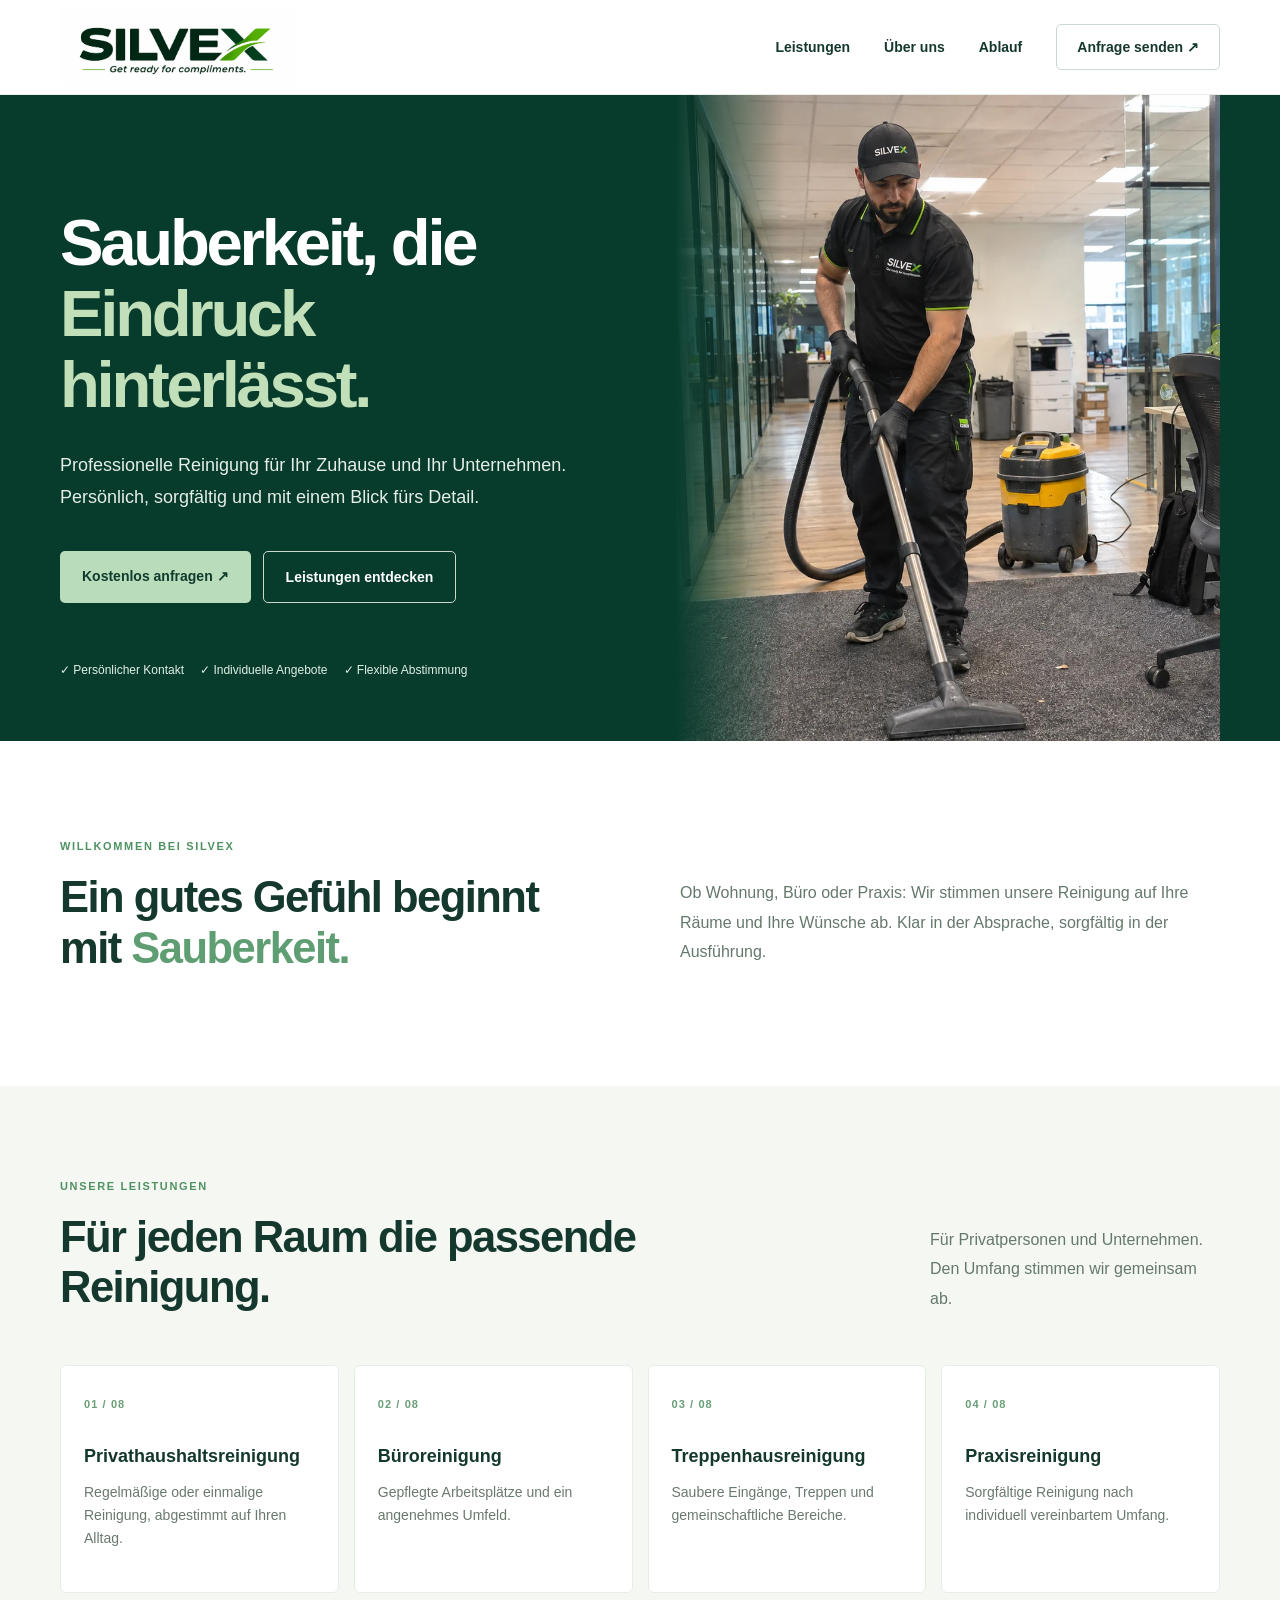
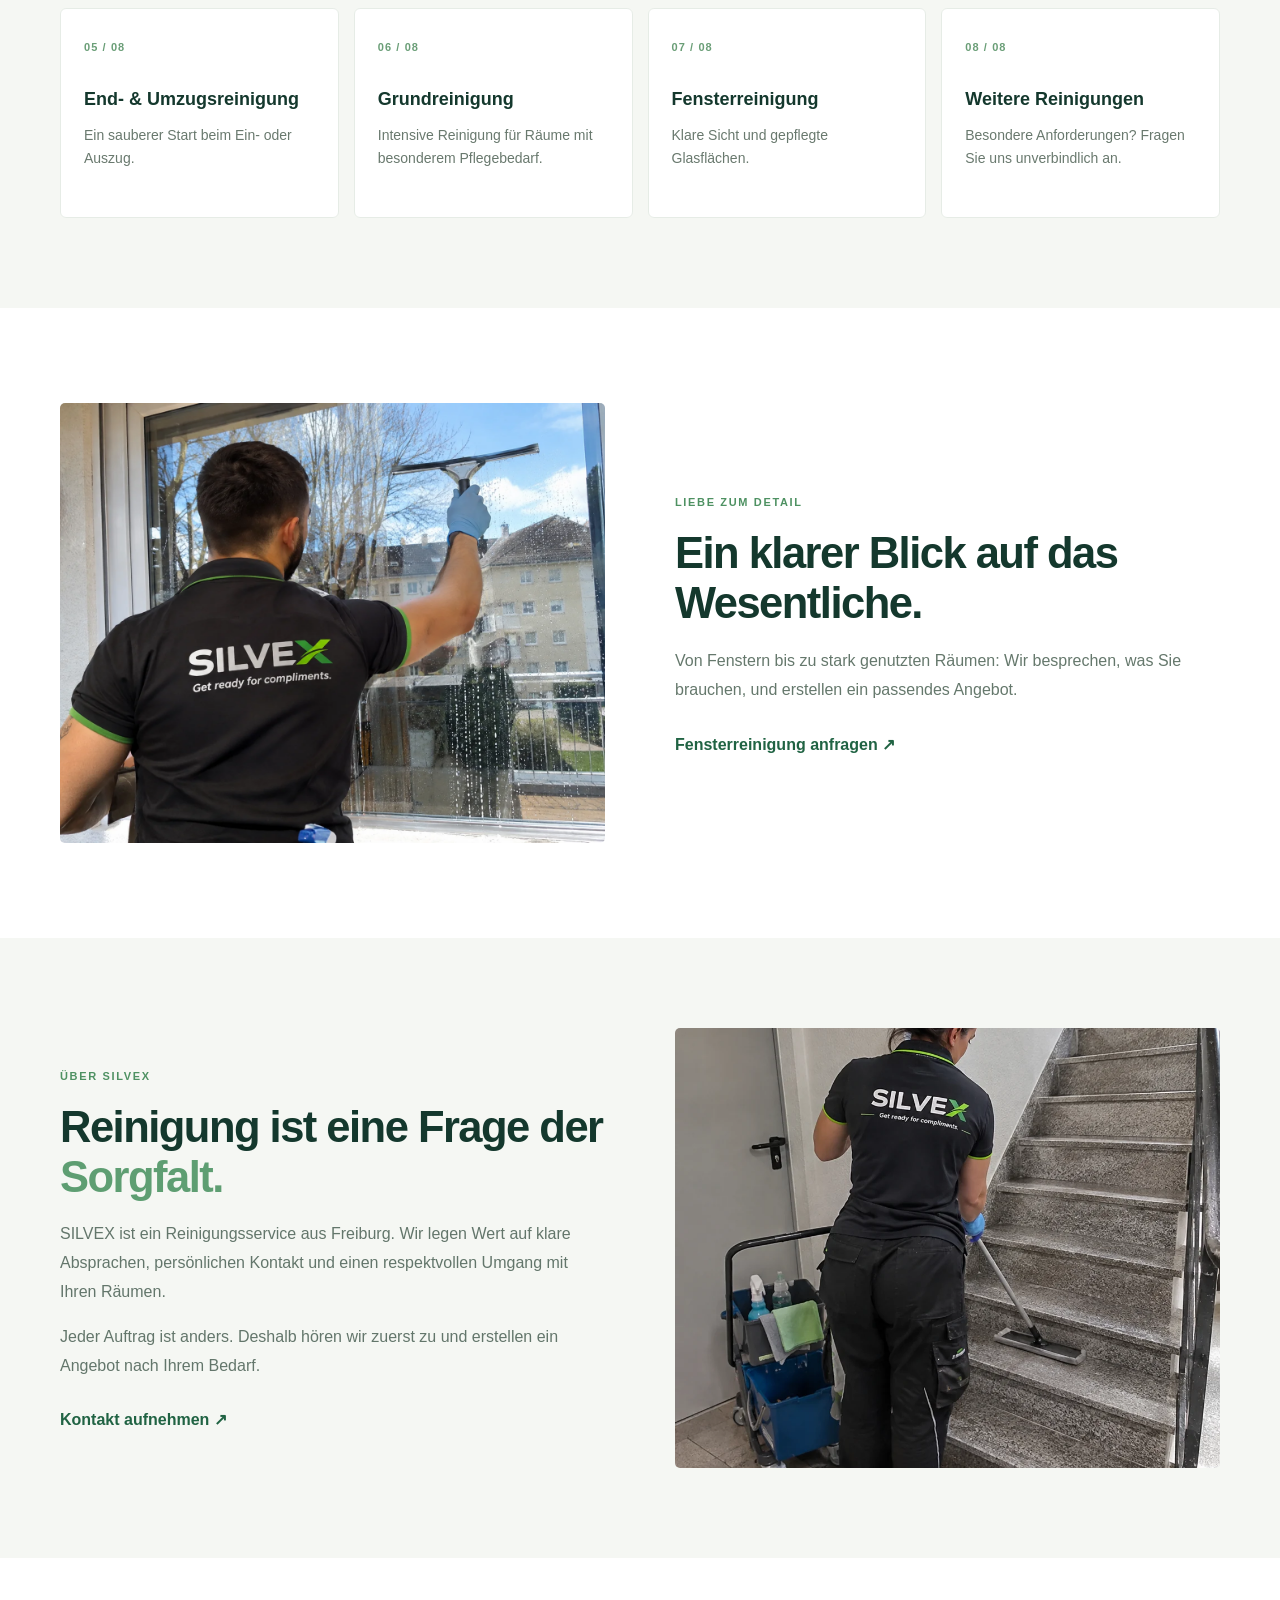
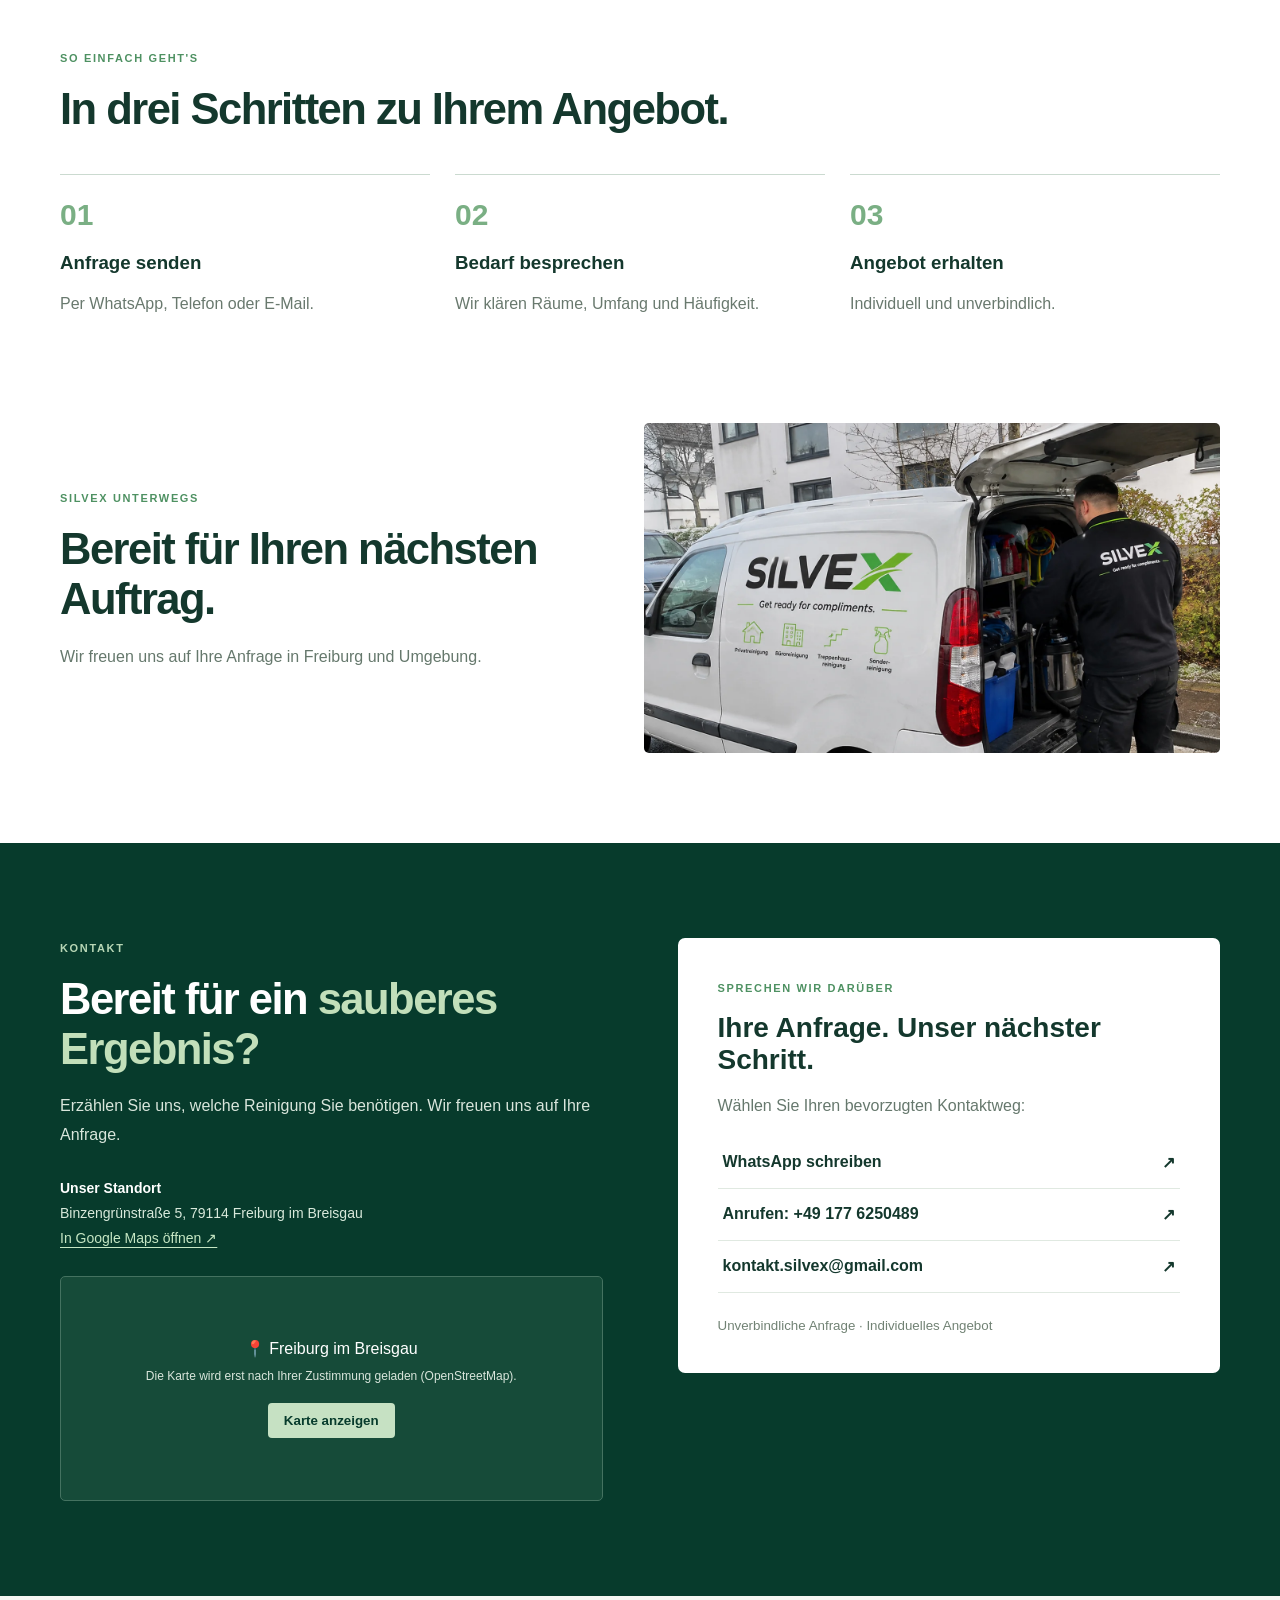
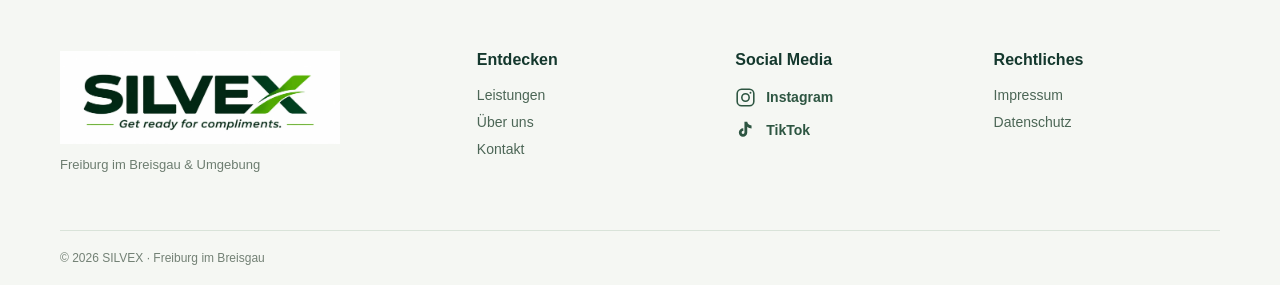
<file: index.html>
<!doctype html><html lang="de"><head><meta charset="utf-8"><meta name="viewport" content="width=device-width,initial-scale=1"><meta name="theme-color" content="#083a2b"><meta name="description" content="SILVEX Reinigung in Freiburg: Privathaushalte, Büros, Treppenhäuser, Praxen, Fenster und mehr. Jetzt unverbindlich anfragen."><title>SILVEX | Reinigung in Freiburg</title><link rel="stylesheet" href="styles.css"></head><body>
<header class="top"><div class="wrap nav"><a class="brand" href="#start"><img src="silvex-logo.webp" alt="SILVEX – Get ready for compliments."></a><button class="menu" aria-expanded="false" aria-controls="navlinks" aria-label="Menü öffnen">☰</button><nav id="navlinks"><a href="#leistungen">Leistungen</a><a href="#ueber-uns">Über uns</a><a href="#ablauf">Ablauf</a><a class="navcta" href="#kontakt">Anfrage senden ↗</a></nav></div></header>
<main><section class="hero" id="start"><div class="wrap hero-grid"><div class="hero-text"><h1>Sauberkeit, die <em>Eindruck hinterlässt.</em></h1><p>Professionelle Reinigung für Ihr Zuhause und Ihr Unternehmen. Persönlich, sorgfältig und mit einem Blick fürs Detail.</p><div class="actions"><a class="btn primary" href="#kontakt">Kostenlos anfragen ↗</a><a class="btn outline" href="#leistungen">Leistungen entdecken</a></div><div class="trust"><span>✓ Persönlicher Kontakt</span><span>✓ Individuelle Angebote</span><span>✓ Flexible Abstimmung</span></div></div><div class="hero-photo"><img src="buero.webp" alt="Illustratives SILVEX-Motiv: Reinigung eines Büros"></div></div></section>
<section class="intro wrap"><span class="kicker">WILLKOMMEN BEI SILVEX</span><div class="intro-grid"><h2>Ein gutes Gefühl beginnt mit <i>Sauberkeit.</i></h2><p>Ob Wohnung, Büro oder Praxis: Wir stimmen unsere Reinigung auf Ihre Räume und Ihre Wünsche ab. Klar in der Absprache, sorgfältig in der Ausführung.</p></div></section>
<section class="services" id="leistungen"><div class="wrap"><div class="section-head"><div><span class="kicker">UNSERE LEISTUNGEN</span><h2>Für jeden Raum die passende Reinigung.</h2></div><p>Für Privatpersonen und Unternehmen. Den Umfang stimmen wir gemeinsam ab.</p></div><div class="cards"><article class="service"><span class="num">01 / 08</span><h3>Privathaushaltsreinigung</h3><p>Regelmäßige oder einmalige Reinigung, abgestimmt auf Ihren Alltag.</p></article><article class="service"><span class="num">02 / 08</span><h3>Büroreinigung</h3><p>Gepflegte Arbeitsplätze und ein angenehmes Umfeld.</p></article><article class="service"><span class="num">03 / 08</span><h3>Treppenhausreinigung</h3><p>Saubere Eingänge, Treppen und gemeinschaftliche Bereiche.</p></article><article class="service"><span class="num">04 / 08</span><h3>Praxisreinigung</h3><p>Sorgfältige Reinigung nach individuell vereinbartem Umfang.</p></article><article class="service"><span class="num">05 / 08</span><h3>End- & Umzugsreinigung</h3><p>Ein sauberer Start beim Ein- oder Auszug.</p></article><article class="service"><span class="num">06 / 08</span><h3>Grundreinigung</h3><p>Intensive Reinigung für Räume mit besonderem Pflegebedarf.</p></article><article class="service"><span class="num">07 / 08</span><h3>Fensterreinigung</h3><p>Klare Sicht und gepflegte Glasflächen.</p></article><article class="service"><span class="num">08 / 08</span><h3>Weitere Reinigungen</h3><p>Besondere Anforderungen? Fragen Sie uns unverbindlich an.</p></article></div></div></section>
<section class="feature wrap"><div class="feature-photo"><img loading="lazy" src="fenster.webp" alt="Illustratives SILVEX-Motiv: Fensterreinigung"></div><div class="feature-text"><span class="kicker">LIEBE ZUM DETAIL</span><h2>Ein klarer Blick auf das Wesentliche.</h2><p>Von Fenstern bis zu stark genutzten Räumen: Wir besprechen, was Sie brauchen, und erstellen ein passendes Angebot.</p><a class="text-link" href="#kontakt">Fensterreinigung anfragen ↗</a></div></section>
<section class="about" id="ueber-uns"><div class="wrap about-grid"><div class="about-copy"><span class="kicker">ÜBER SILVEX</span><h2>Reinigung ist eine Frage der <i>Sorgfalt.</i></h2><p>SILVEX ist ein Reinigungsservice aus Freiburg. Wir legen Wert auf klare Absprachen, persönlichen Kontakt und einen respektvollen Umgang mit Ihren Räumen.</p><p>Jeder Auftrag ist anders. Deshalb hören wir zuerst zu und erstellen ein Angebot nach Ihrem Bedarf.</p><a class="text-link" href="#kontakt">Kontakt aufnehmen ↗</a></div><div class="about-photo"><img loading="lazy" src="treppen.webp" alt="Illustratives SILVEX-Motiv: Treppenhausreinigung"></div></div></section>
<section class="process" id="ablauf"><div class="wrap"><span class="kicker">SO EINFACH GEHT'S</span><h2>In drei Schritten zu Ihrem Angebot.</h2><div class="steps"><div><b>01</b><h3>Anfrage senden</h3><p>Per WhatsApp, Telefon oder E-Mail.</p></div><div><b>02</b><h3>Bedarf besprechen</h3><p>Wir klären Räume, Umfang und Häufigkeit.</p></div><div><b>03</b><h3>Angebot erhalten</h3><p>Individuell und unverbindlich.</p></div></div></div></section>
<section class="showcase wrap"><div><span class="kicker">SILVEX UNTERWEGS</span><h2>Bereit für Ihren nächsten Auftrag.</h2><p>Wir freuen uns auf Ihre Anfrage in Freiburg und Umgebung.</p></div><img loading="lazy" src="fahrzeug.webp" alt="Illustratives SILVEX-Motiv: Reinigungsfahrzeug"></section>
<section class="contact" id="kontakt"><div class="wrap contact-grid"><div><span class="kicker light">KONTAKT</span><h2>Bereit für ein <i>sauberes Ergebnis?</i></h2><p>Erzählen Sie uns, welche Reinigung Sie benötigen. Wir freuen uns auf Ihre Anfrage.</p><div class="location"><strong>Unser Standort</strong><span>Binzengrünstraße 5, 79114 Freiburg im Breisgau</span><a href="https://www.google.com/maps/search/?api=1&query=Binzengr%C3%BCnstra%C3%9Fe+5%2C+79114+Freiburg+im+Breisgau" target="_blank" rel="noopener noreferrer">In Google Maps öffnen ↗</a></div><div class="map" id="map"><div id="map-placeholder"><span>📍 Freiburg im Breisgau</span><p>Die Karte wird erst nach Ihrer Zustimmung geladen (OpenStreetMap).</p><button id="load-map" type="button">Karte anzeigen</button></div></div></div><div class="contact-card"><span class="kicker">SPRECHEN WIR DARÜBER</span><h3>Ihre Anfrage. Unser nächster Schritt.</h3><p>Wählen Sie Ihren bevorzugten Kontaktweg:</p><a class="contact-button" href="https://wa.me/491776250489?text=Hallo%20SILVEX%2C%20ich%20interessiere%20mich%20f%C3%BCr%20eine%20Reinigung." target="_blank" rel="noopener noreferrer">WhatsApp schreiben <span>↗</span></a><a class="contact-button" href="tel:+491776250489">Anrufen: +49 177 6250489 <span>↗</span></a><a class="contact-button" href="mailto:kontakt.silvex@gmail.com?subject=Reinigungsanfrage%20SILVEX">kontakt.silvex@gmail.com <span>↗</span></a><small>Unverbindliche Anfrage · Individuelles Angebot</small></div></div></section></main>
<footer><div class="wrap footer-grid"><div><img class="footer-logo" src="silvex-logo.webp" alt="SILVEX – Get ready for compliments."><p>Freiburg im Breisgau & Umgebung</p></div><div><strong>Entdecken</strong><a href="#leistungen">Leistungen</a><a href="#ueber-uns">Über uns</a><a href="#kontakt">Kontakt</a></div><div><strong>Social Media</strong><div class="social-links" aria-label="SILVEX in sozialen Netzwerken"><a href="https://www.instagram.com/silvex.de?rpxt=MTkzZTcwdHBvdG4zZg==" target="_blank" rel="noopener noreferrer" aria-label="SILVEX auf Instagram"><svg viewBox="0 0 24 24" aria-hidden="true"><rect x="2.5" y="2.5" width="19" height="19" rx="5"/><circle cx="12" cy="12" r="4.2"/><circle class="social-dot" cx="17.7" cy="6.5" r="1.1"/></svg><span>Instagram</span></a><a href="https://www.tiktok.com/@silvex.de" target="_blank" rel="noopener noreferrer" aria-label="SILVEX auf TikTok"><svg viewBox="0 0 24 24" aria-hidden="true"><path d="M14 2v12.3a4.8 4.8 0 1 1-4.5-4.8v3.2a1.6 1.6 0 1 0 1.3 1.6V2h3.2c.4 2.4 2 4 4.9 4.3v3.3c-1.8-.1-3.5-.8-4.9-2Z"/></svg><span>TikTok</span></a></div></div><div><strong>Rechtliches</strong><a href="impressum.html">Impressum</a><a href="datenschutz.html">Datenschutz</a></div></div><div class="wrap copyright">© <span id="year"></span> SILVEX · Freiburg im Breisgau</div></footer><script src="script.js"></script></body></html>
</file>
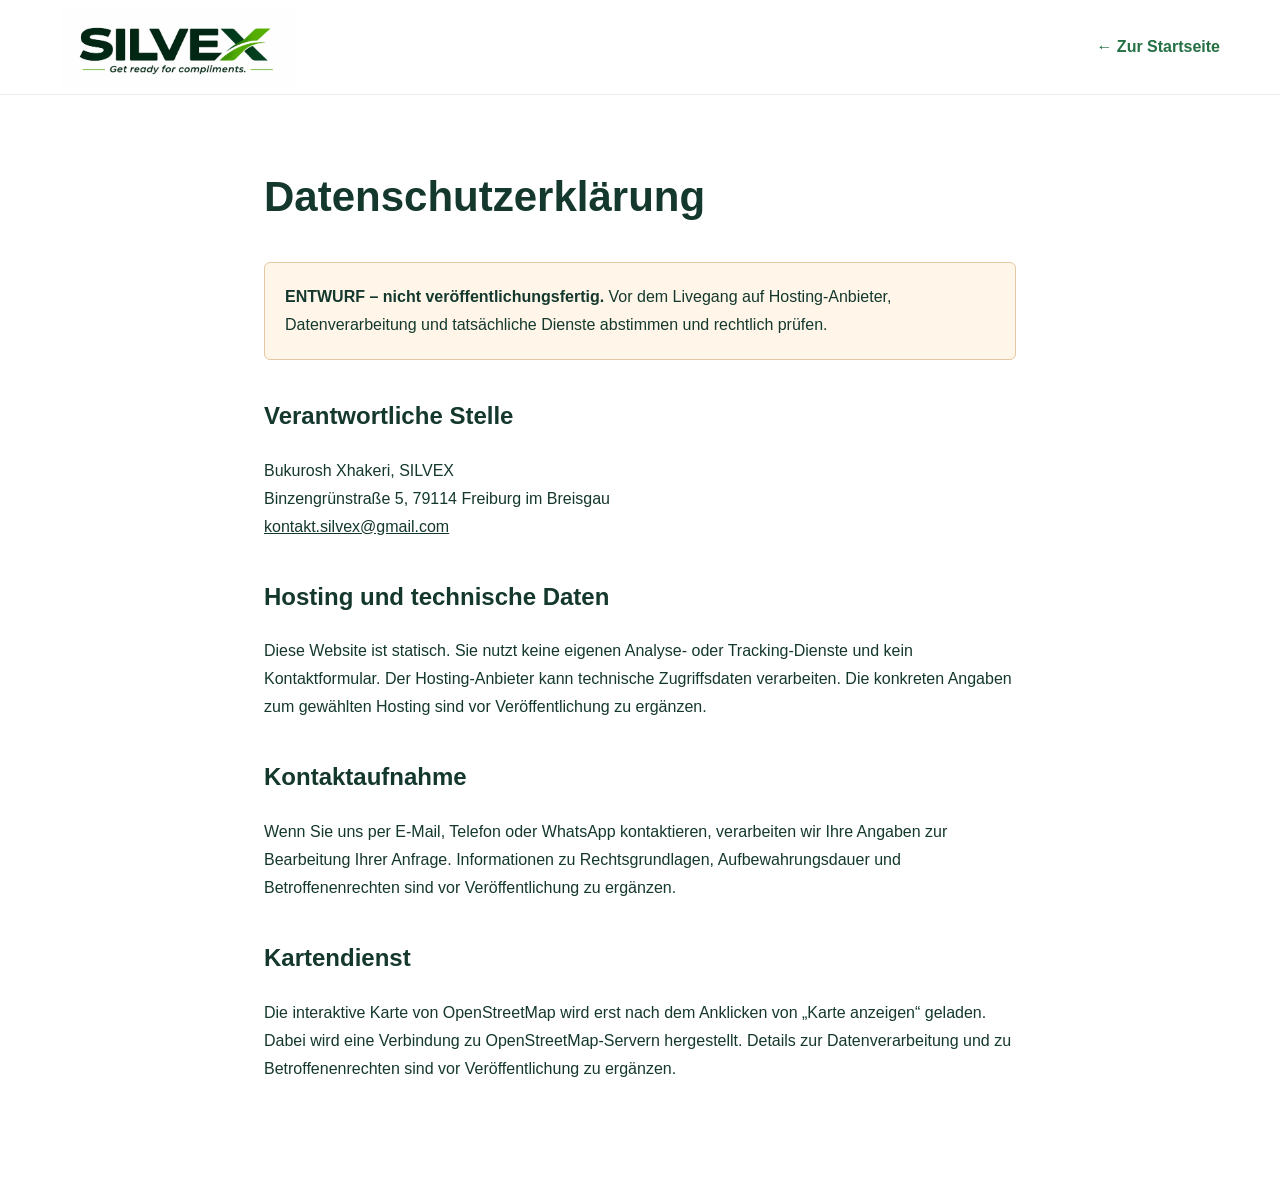
<file: datenschutz.html>
<!doctype html><html lang="de"><head><meta charset="utf-8"><meta name="viewport" content="width=device-width,initial-scale=1"><title>Datenschutz | SILVEX</title><link rel="stylesheet" href="styles.css"></head><body><header class="top"><div class="wrap nav"><a class="brand" href="index.html"><img src="silvex-logo.webp" alt="SILVEX"></a><a class="legal-back" href="index.html">← Zur Startseite</a></div></header><main class="legal"><h1>Datenschutzerklärung</h1><div class="warning"><strong>ENTWURF – nicht veröffentlichungsfertig.</strong> Vor dem Livegang auf Hosting-Anbieter, Datenverarbeitung und tatsächliche Dienste abstimmen und rechtlich prüfen.</div><h2>Verantwortliche Stelle</h2><p>Bukurosh Xhakeri, SILVEX<br>Binzengrünstraße 5, 79114 Freiburg im Breisgau<br><a href="mailto:kontakt.silvex@gmail.com">kontakt.silvex@gmail.com</a></p><h2>Hosting und technische Daten</h2><p>Diese Website ist statisch. Sie nutzt keine eigenen Analyse- oder Tracking-Dienste und kein Kontaktformular. Der Hosting-Anbieter kann technische Zugriffsdaten verarbeiten. Die konkreten Angaben zum gewählten Hosting sind vor Veröffentlichung zu ergänzen.</p><h2>Kontaktaufnahme</h2><p>Wenn Sie uns per E-Mail, Telefon oder WhatsApp kontaktieren, verarbeiten wir Ihre Angaben zur Bearbeitung Ihrer Anfrage. Informationen zu Rechtsgrundlagen, Aufbewahrungsdauer und Betroffenenrechten sind vor Veröffentlichung zu ergänzen.</p><h2>Kartendienst</h2><p>Die interaktive Karte von OpenStreetMap wird erst nach dem Anklicken von „Karte anzeigen“ geladen. Dabei wird eine Verbindung zu OpenStreetMap-Servern hergestellt. Details zur Datenverarbeitung und zu Betroffenenrechten sind vor Veröffentlichung zu ergänzen.</p></main></body></html>
</file>
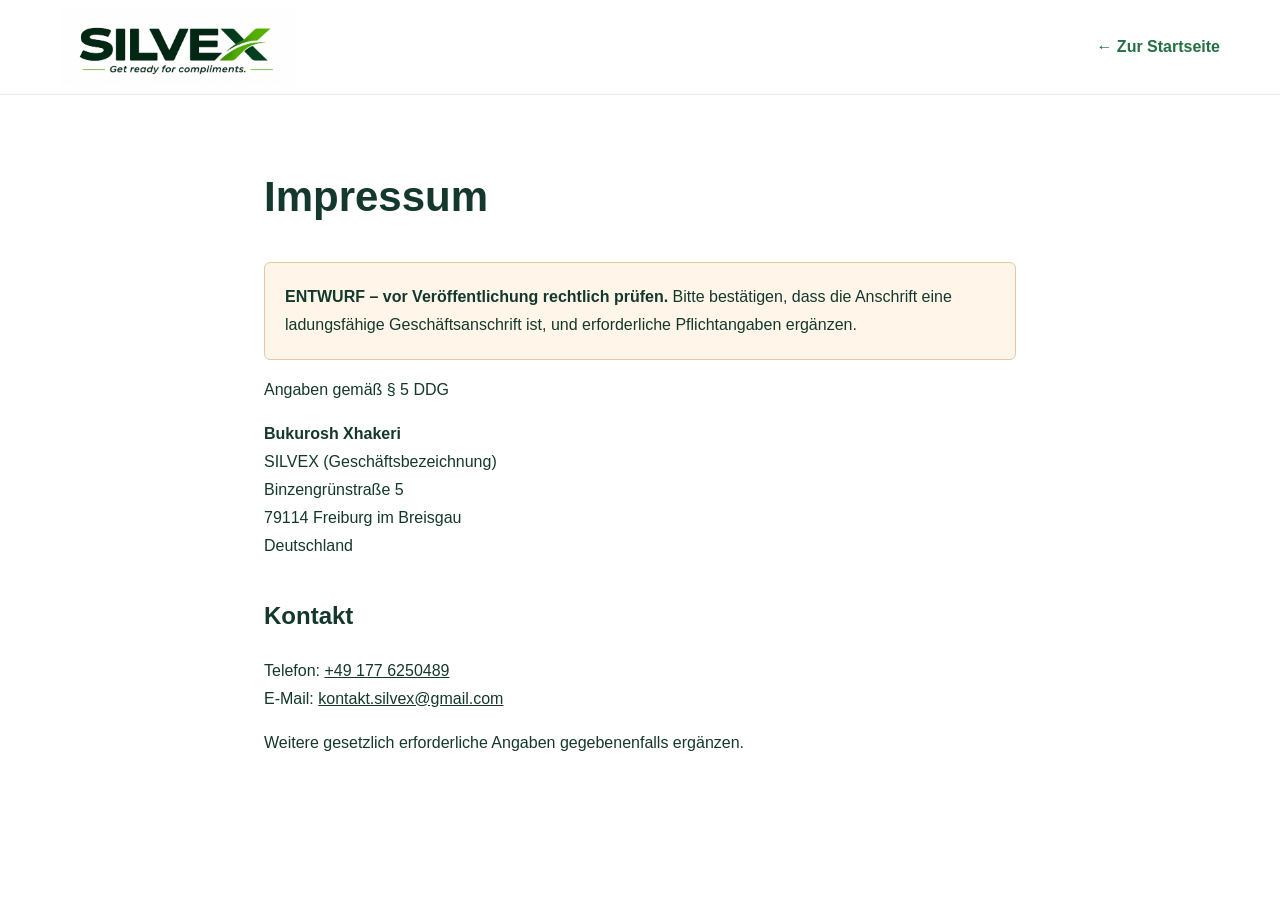
<file: impressum.html>
<!doctype html><html lang="de"><head><meta charset="utf-8"><meta name="viewport" content="width=device-width,initial-scale=1"><title>Impressum | SILVEX</title><link rel="stylesheet" href="styles.css"></head><body><header class="top"><div class="wrap nav"><a class="brand" href="index.html"><img src="silvex-logo.webp" alt="SILVEX"></a><a class="legal-back" href="index.html">← Zur Startseite</a></div></header><main class="legal"><h1>Impressum</h1><div class="warning"><strong>ENTWURF – vor Veröffentlichung rechtlich prüfen.</strong> Bitte bestätigen, dass die Anschrift eine ladungsfähige Geschäftsanschrift ist, und erforderliche Pflichtangaben ergänzen.</div><p>Angaben gemäß § 5 DDG</p><p><strong>Bukurosh Xhakeri</strong><br>SILVEX (Geschäftsbezeichnung)<br>Binzengrünstraße 5<br>79114 Freiburg im Breisgau<br>Deutschland</p><h2>Kontakt</h2><p>Telefon: <a href="tel:+491776250489">+49 177 6250489</a><br>E-Mail: <a href="mailto:kontakt.silvex@gmail.com">kontakt.silvex@gmail.com</a></p><p>Weitere gesetzlich erforderliche Angaben gegebenenfalls ergänzen.</p></main></body></html>
</file>
<file: styles.css>
*{box-sizing:border-box}html{scroll-behavior:smooth}body{margin:0;font-family:Arial,Helvetica,sans-serif;color:#14382d;background:#fff}a{color:inherit;text-decoration:none}img{max-width:100%;display:block}.wrap{width:min(1160px,calc(100% - 48px));margin:auto}.top{position:sticky;top:0;z-index:10;background:#fff;border-bottom:1px solid #e8ede7}.nav{height:94px;display:flex;align-items:center;justify-content:space-between;gap:24px}.brand{width:235px;flex-shrink:0}.brand img{width:100%;height:auto}.nav nav{display:flex;align-items:center;gap:34px;font-weight:600;font-size:14px}.nav nav a:hover{color:#3c9955}.navcta{padding:14px 20px;border:1px solid #c9d9cf;border-radius:5px}.menu{display:none;background:none;border:1px solid #d6dfd9;padding:10px;border-radius:5px}.hero{background:#073b2c;color:#fff}.hero-grid{display:grid;grid-template-columns:53% 47%;min-height:610px}.hero-text{padding:112px 42px 64px 0;align-self:center}.hero h1{font-size:clamp(42px,5.1vw,72px);line-height:1.09;letter-spacing:-.05em;margin:0 0 30px;font-weight:800}.hero h1 em{color:#c1dfb9;font-style:normal}.hero p{font-size:18px;line-height:1.75;color:#e4eee7;max-width:580px}.actions{display:flex;gap:12px;flex-wrap:wrap;margin:38px 0 60px}.btn{display:inline-block;padding:17px 22px;border-radius:5px;font-weight:700;font-size:14px}.primary{background:#b9dcba;color:#103b2d}.primary:hover{background:#d5edd4}.outline{border:1px solid #c9d9ce;color:#fff}.outline:hover{background:#ffffff15}.trust{display:flex;flex-wrap:wrap;gap:16px;color:#e1efe5;font-size:12px}.hero-photo{position:relative;min-height:470px;overflow:hidden}.hero-photo img{width:100%;height:100%;object-fit:cover;object-position:center}.hero-photo:after{content:'';position:absolute;inset:0;background:linear-gradient(90deg,#073b2c 0%,transparent 20%)}.kicker{color:#4e9162;font-weight:800;letter-spacing:.15em;font-size:11px}.intro{padding:95px 0}.intro-grid{display:grid;grid-template-columns:1fr 1fr;gap:80px;align-items:center}.intro h2,.section-head h2,.feature h2,.about h2,.process h2,.showcase h2,.contact h2{font-size:clamp(31px,3.4vw,47px);line-height:1.15;letter-spacing:-.035em;margin:18px 0}.intro i,.about i,.contact i{color:#5e9e72;font-style:normal}.intro p,.section-head p,.feature p,.about p,.showcase p{line-height:1.85;color:#65786c}.services{background:#f5f7f3;padding:90px 0}.section-head{display:flex;justify-content:space-between;gap:50px;align-items:end;margin-bottom:35px}.section-head h2{max-width:620px}.section-head p{max-width:290px}.cards{display:grid;grid-template-columns:repeat(4,1fr);gap:15px}.service{padding:28px 23px;background:#fff;border:1px solid #e6ece6;border-radius:6px;min-height:210px}.num{font-size:11px;color:#6a9e77;letter-spacing:.1em;font-weight:700}.service h3{font-size:18px;margin:34px 0 12px}.service p{color:#69796e;font-size:14px;line-height:1.65}.feature,.about-grid{display:grid;grid-template-columns:1fr 1fr;gap:70px;align-items:center}.feature{padding:95px 0}.feature-photo,.about-photo{height:440px;overflow:hidden;border-radius:5px}.feature-photo img,.about-photo img{width:100%;height:100%;object-fit:cover}.text-link{font-weight:700;color:#206343;display:inline-block;margin-top:14px}.about{background:#f5f7f3;padding:90px 0}.about-copy p{line-height:1.8;color:#63766b}.process{padding:90px 0}.steps{display:grid;grid-template-columns:repeat(3,1fr);gap:25px;margin-top:40px}.steps>div{border-top:1px solid #cbdad0;padding-top:23px}.steps b{font-size:30px;color:#7aaf84}.steps h3{margin:20px 0 9px}.steps p{color:#69796e;line-height:1.7}.showcase{padding:0 0 90px;display:grid;grid-template-columns:1fr 1.1fr;gap:60px;align-items:center}.showcase img{width:100%;height:330px;object-fit:cover;border-radius:5px}.contact{background:#073b2c;color:#fff;padding:95px 0}.contact-grid{display:grid;grid-template-columns:1fr 1fr;gap:75px}.contact h2 i{color:#c2dfba}.contact p{color:#d9e6dc;line-height:1.8}.light{color:#b7d6b5}.location{margin:30px 0;display:flex;flex-direction:column;gap:9px;font-size:14px}.location span{color:#d8e9db}.location a{color:#c6e7c4;text-decoration:underline;text-underline-offset:4px}.map{height:225px;background:#164b39;border:1px solid #447260;border-radius:5px;overflow:hidden}.map iframe{border:0;width:100%;height:100%}#map-placeholder{height:100%;display:flex;align-items:center;justify-content:center;flex-direction:column;text-align:center;padding:15px}#map-placeholder p{font-size:12px;margin:8px 0 15px}#load-map{background:#c6e1c3;border:0;border-radius:4px;padding:10px 16px;color:#073b2c;cursor:pointer;font-weight:700}.contact-card{background:#fff;color:#14382d;padding:40px;border-radius:7px;align-self:start}.contact-card h3{font-size:28px;margin:16px 0}.contact-card p{color:#66786d}.contact-button{display:flex;justify-content:space-between;gap:10px;padding:16px 5px;border-bottom:1px solid #e0e9e1;font-weight:700;overflow-wrap:anywhere}.contact-button:hover{color:#398c4b}.contact-card small{display:block;color:#718274;margin-top:25px}footer{background:#f5f7f3;padding:55px 0 20px}.footer-grid{display:grid;grid-template-columns:2fr 1fr 1fr;gap:50px}.footer-logo{width:280px;max-width:100%}.footer-grid p{font-size:13px;color:#6d7d70}.footer-grid strong{display:block;margin-bottom:18px}.footer-grid a{display:block;font-size:14px;margin:11px 0;color:#4c6656}.copyright{border-top:1px solid #d9e3d9;margin-top:45px;padding-top:20px;color:#738175;font-size:12px}.legal{max-width:800px;margin:65px auto 100px;padding:0 24px;line-height:1.75}.legal h1{font-size:42px}.legal h2{margin-top:35px}.warning{background:#fff6e9;border:1px solid #e5c9a3;padding:20px;border-radius:6px}.legal a{text-decoration:underline}.legal-back{color:#246f43;font-weight:700}@media(max-width:850px){.hero-grid,.feature,.about-grid,.showcase,.contact-grid{grid-template-columns:1fr}.hero-text{padding:70px 0 35px}.hero-photo{min-height:360px}.hero-photo:after{display:none}.cards{grid-template-columns:repeat(2,1fr)}.feature,.about-grid,.showcase,.contact-grid{gap:30px}.intro-grid{gap:25px}.nav nav{gap:15px}.brand{width:190px}}@media(max-width:620px){.wrap{width:min(100% - 32px,1160px)}.nav{height:76px}.brand{width:165px}.menu{display:block}.nav nav{display:none;position:absolute;top:76px;left:0;right:0;background:white;padding:22px;box-shadow:0 10px 25px #12331d19;flex-direction:column;align-items:stretch}.nav nav.open{display:flex}.hero h1{font-size:44px}.hero p{font-size:16px}.trust{gap:10px}.hero-photo{min-height:300px}.intro,.services,.feature,.about,.process,.contact{padding-top:65px;padding-bottom:65px}.intro-grid,.section-head{display:block}.cards{grid-template-columns:1fr}.service{min-height:0}.service h3{margin-top:18px}.steps{grid-template-columns:1fr}.feature-photo,.about-photo{height:320px}.showcase{padding-bottom:65px}.showcase img{height:260px}.contact-card{padding:24px}.footer-grid{grid-template-columns:1fr 1fr}.footer-grid>div:first-child{grid-column:1/-1}.footer-logo{width:240px}}
/* V4: quiet, accessible premium motion and social links */
html{scroll-behavior:smooth;scroll-padding-top:90px}
:focus-visible{outline:3px solid #75b878;outline-offset:4px}
.btn,.contact-button,.navcta,.service,.social-links a{transition:transform .22s ease,box-shadow .22s ease,background-color .22s ease,border-color .22s ease}
@media(hover:hover){.btn:hover,.contact-button:hover{transform:translateY(-3px);box-shadow:0 12px 24px #061c151f}.service:hover{transform:translateY(-5px);box-shadow:0 18px 35px #102f1e12}.social-links a:hover{transform:translateX(4px);color:#116f40}}
.hero-text>*{animation:heroRise .7s both}.hero-text>h1{animation-delay:.07s}.hero-text>p{animation-delay:.17s}.hero-text>.actions{animation-delay:.27s}.hero-text>.trust{animation-delay:.36s}
@keyframes heroRise{from{opacity:0;transform:translateY(15px)}to{opacity:1;transform:translateY(0)}}
.reveal-ready{opacity:0;transform:translateY(24px);transition:opacity .75s ease,transform .75s ease}.reveal-ready.is-visible{opacity:1;transform:translateY(0)}
.social-links{display:flex;flex-direction:column;gap:12px}.social-links a{display:inline-flex;align-items:center;gap:10px;margin:0;color:#2d5541;font-weight:600}.social-links svg{width:21px;height:21px;fill:none;stroke:currentColor;stroke-width:1.8;stroke-linecap:round;stroke-linejoin:round}.social-links .social-dot{fill:currentColor;stroke:none}.social-links a:nth-child(2) svg{fill:currentColor;stroke:none}
.footer-grid{grid-template-columns:1.7fr 1fr 1fr 1fr;gap:32px}
@media(max-width:850px){.footer-grid{grid-template-columns:repeat(2,minmax(0,1fr))}}
@media(max-width:620px){.footer-grid{grid-template-columns:repeat(2,minmax(0,1fr));gap:24px}.footer-grid>div:first-child{grid-column:1/-1}}
@media(prefers-reduced-motion:reduce){html{scroll-behavior:auto}.hero-text>*{animation:none}.reveal-ready{opacity:1;transform:none;transition:none}.btn,.contact-button,.navcta,.service,.social-links a{transition:none}}
</file>
